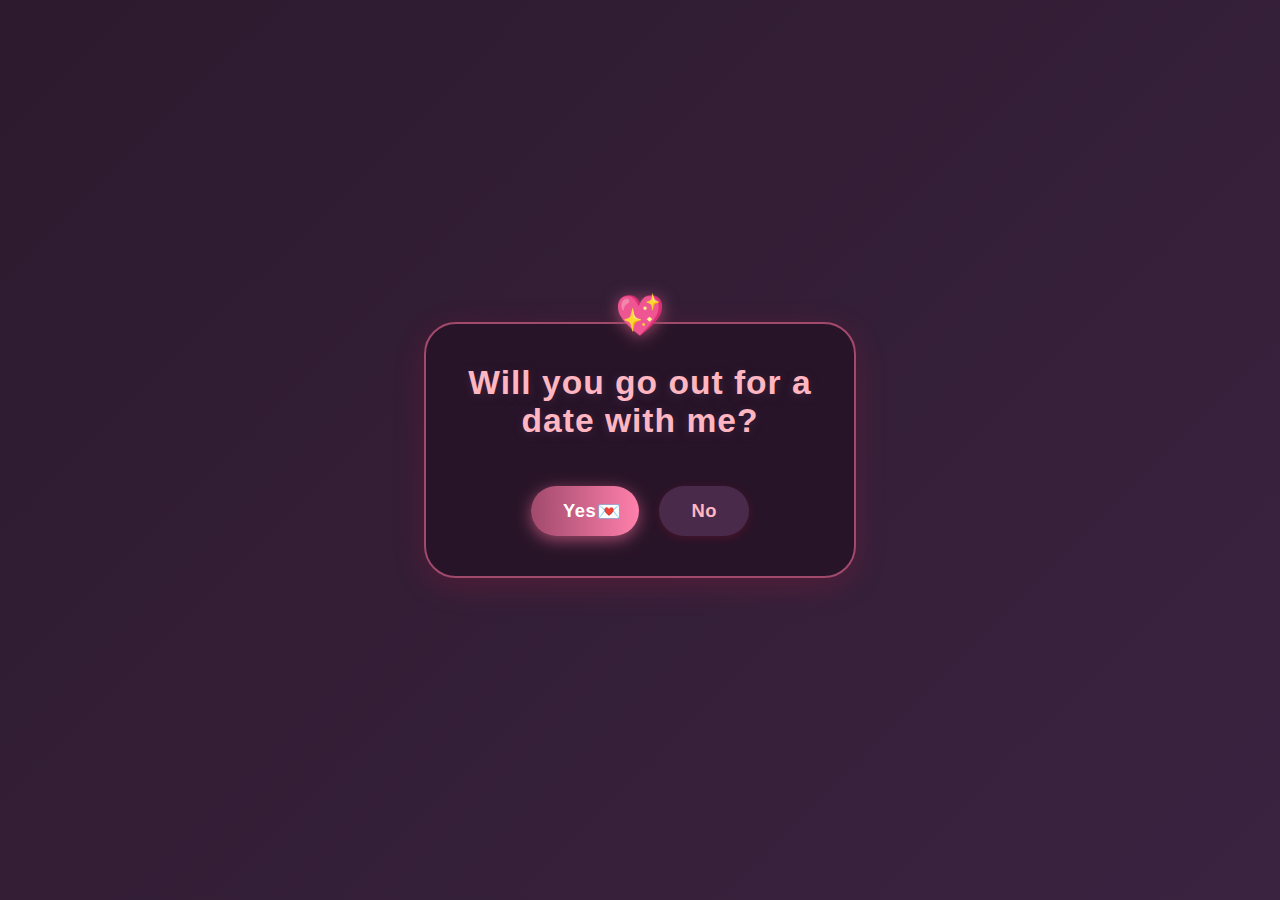
<file: index.html>
<!DOCTYPE html>
<html lang="en">
<head>
    <meta charset="UTF-8">
    <title>Date Invitation</title>
    <meta name="viewport" content="width=device-width, initial-scale=1.0">
    <link rel="stylesheet" href="style.css">
</head>
<body>
    <div class="container">
        <div class="question">Will you go out for a date with me?</div>
        <div class="buttons">
            <button class="btn yes" id="yesBtn">Yes  .</button>
            <button class="btn no" id="noBtn">No</button>
        </div>
    </div>
    <div id="partyOverlay" style="display:none"></div>
    

    <script src="script.js"></script>
</body>
</html>
</file>
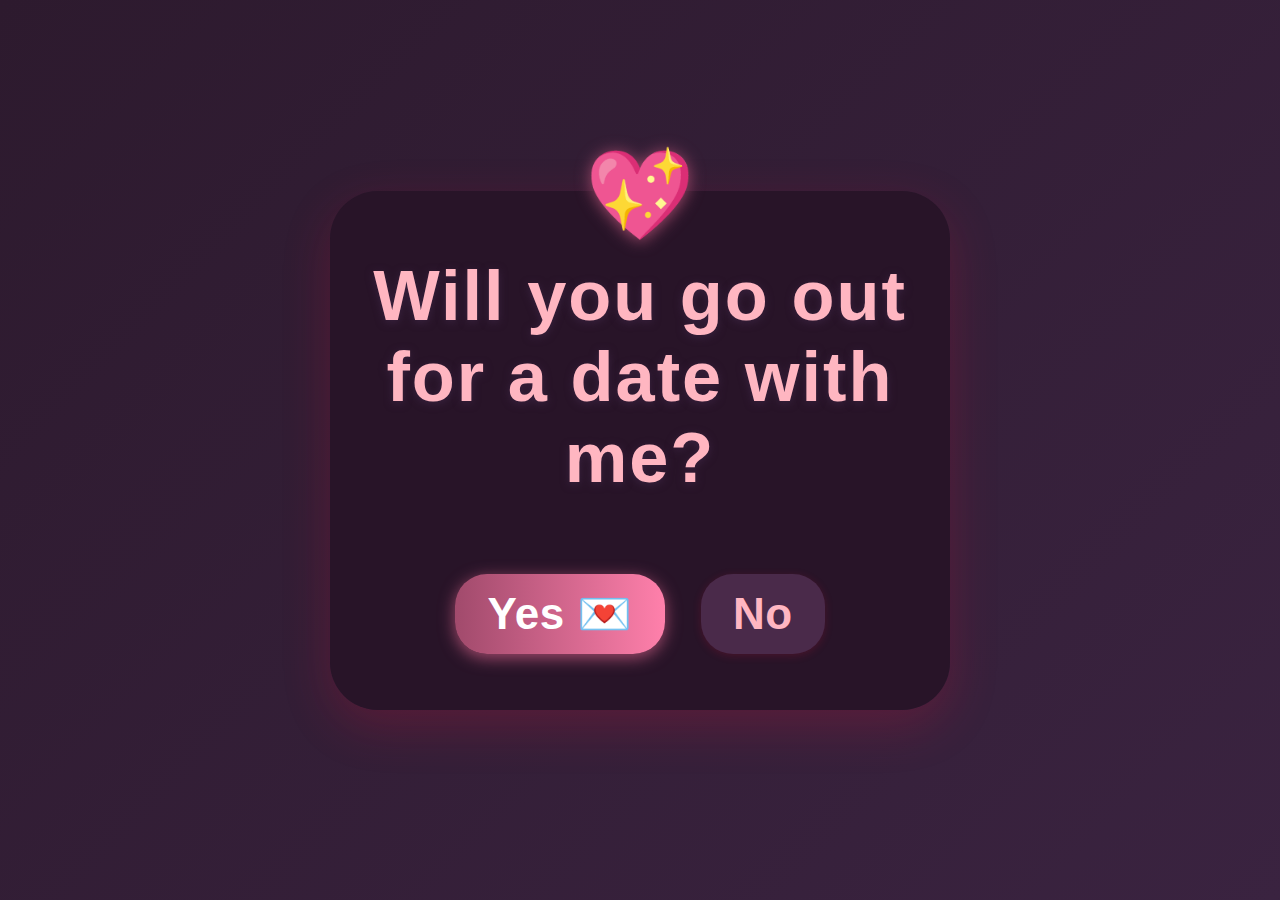
<file: archive/index.html>
<!DOCTYPE html>
<html lang="en">
<head>
    <meta charset="UTF-8">
    <title>Date Invitation</title>
    <meta name="viewport" content="width=device-width, initial-scale=1.0">
    <link rel="stylesheet" href="style.css">
</head>
<body>
    <div class="container">
        <div class="question">Will you go out for a date with me?</div>
        <div class="buttons">
            <button class="btn yes" id="yesBtn">Yes 💌</button>
            <button class="btn no" id="noBtn">No</button>
        </div>
    </div>
    <div id="partyOverlay" style="display:none"></div>
    <div id="customPopup" class="popup">
    <div class="popup-content">
        <p>Thank you for accepting! Can't wait for our date ❤️</p>
        <button id="closePopup">Close</button>
    </div>
</div>
    

    <script src="script.js"></script>
</body>
</html>
</file>
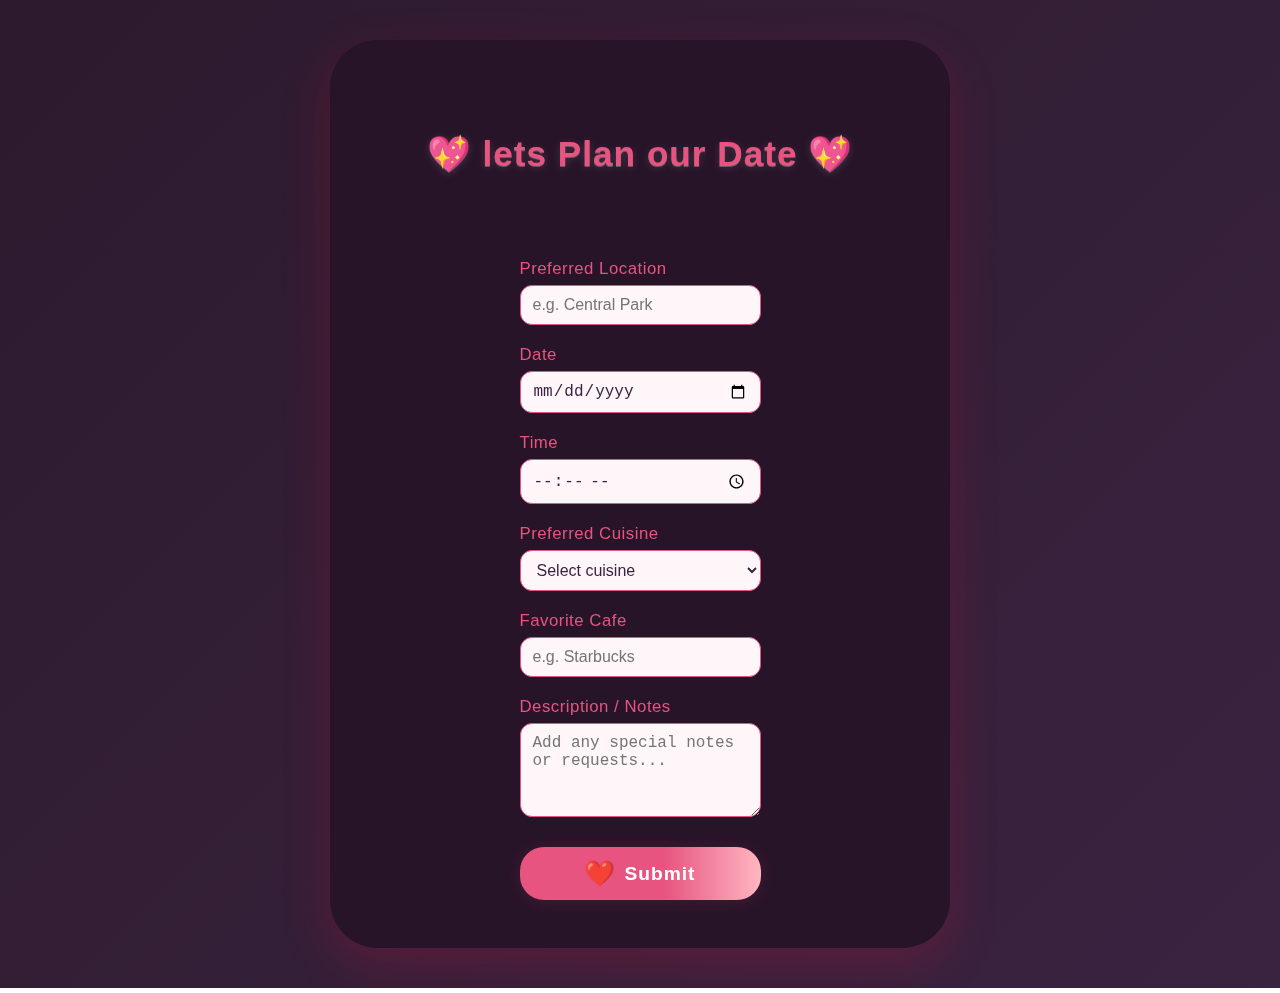
<file: archive/form.html>
<!DOCTYPE html>
<html lang="en">
<head>
    <meta charset="UTF-8">
    <title>Date Entry Form</title>
    <link rel="stylesheet" href="form.css"> <!-- Use your existing theme CSS -->
    <script defer src="form.js"></script>
</head>
<!-- ...existing code... -->
<body>
    <div class="form-container">
        <h2>💖 lets Plan our Date 💖</h2>
        <form id="dateForm" class="date-form">
            <label for="location">Preferred Location</label>
            <input type="text" id="location" name="location" placeholder="e.g. Central Park" required>

            <label for="date">Date</label>
            <input type="date" id="date" name="date" required>

            <label for="time">Time</label>
            <input type="time" id="time" name="time" required>

            <label for="cuisine">Preferred Cuisine</label>
            <select id="cuisine" name="cuisine" >
                <option value="any">Select cuisine</option>
                <option value="any">any</option>
                <option value="italian">Italian</option>
                <option value="japanese">Japanese</option>
                <option value="indian">Indian</option>
                <option value="mexican">Mexican</option>
                <option value="french">French</option>
                <option value="other">Other</option>
            </select>

            <label for="cafe">Favorite Cafe</label>
            <input type="text" id="cafe" name="cafe" placeholder="e.g. Starbucks">

            <label for="description">Description / Notes</label>
            <textarea id="description" name="description" rows="4" placeholder="Add any special notes or requests..."></textarea>

            <button type="submit"><span class="heart">❤️</span> Submit</button>
        </form>
    </div>
</body>
<!-- ...existing code... -->
</html>
</file>
<file: style.css>
/* Dark Theme Romantic & Mobile-Optimized Styles */
html, body {
    height: 100%;
    margin: 0;
    padding: 0;
    box-sizing: border-box;
}
body {
    min-height: 100vh;
    background: linear-gradient(135deg, #2d1a2e 0%, #3a2340 100%);
    display: flex;
    align-items: center;
    justify-content: center;
    font-family: 'Segoe UI', 'Dancing Script', cursive, Arial, sans-serif;
    overflow: hidden;
}
.container {
    background: rgba(40, 20, 40, 0.96);
    border-radius: 32px;
    box-shadow: 0 8px 32px rgba(220, 20, 60, 0.18);
    padding: 40px 24px 32px 24px;
    display: flex;
    flex-direction: column;
    align-items: center;
    gap: 28px;
    max-width: 95vw;
    width: 380px;
    margin: 16px;
    border: 2px solid #a14a6c;
    position: relative;
}
.container::before {
    content: "💖";
    font-size: 2.5rem;
    position: absolute;
    top: -32px;
    left: 50%;
    transform: translateX(-50%);
    filter: drop-shadow(0 2px 8px #a14a6c);
}
.question {
    font-size: 2.1rem;
    font-family: 'Dancing Script', cursive, 'Segoe UI', Arial, sans-serif;
    font-weight: 700;
    color: #ffb6c1;
    text-align: center;
    margin-bottom: 18px;
    text-shadow: 0 2px 8px #3a2340;
    letter-spacing: 1px;
}
.buttons {
    display: flex;
    gap: 20px;
    flex-wrap: wrap;
    justify-content: center;
    width: 100%;
}
.btn {
    font-size: 1.15rem;
    padding: 14px 32px;
    border: none;
    border-radius: 32px;
    background: #3a2340;
    color: #ffb6c1;
    font-weight: 600;
    cursor: pointer;
    transition: 
        background 0.2s,
        color 0.2s,
        transform 0.4s cubic-bezier(.4,2,.6,1),
        box-shadow 0.2s;
    box-shadow: 0 2px 8px rgba(220, 20, 60, 0.18);
    margin-bottom: 8px;
    letter-spacing: 0.5px;
}
.btn.yes {
    background: linear-gradient(90deg, #a14a6c 0%, #ff80ab 100%);
    color: #fff;
    box-shadow: 0 4px 16px #a14a6c;
    position: relative;
}
.btn.yes::after {
    content: "💌";
    position: absolute;
    right: 18px;
    top: 50%;
    transform: translateY(-50%);
    font-size: 1.2rem;
}
.btn.no {
    background: #4a2a4a;
    color: #ffb6c1;
}
.btn.no:hover {
    background: #a14a6c;
    color: #fff;
}
.btn.yes:active {
    background: #a14a6c;
}
.btn.no:active {
    background: #6d2a4a;
}
.party-overlay {
    position: fixed;
    inset: 0;
    background: rgba(80, 20, 40, 0.6);
    z-index: 1000;
    pointer-events: none;
    display: flex;
    align-items: center;
    justify-content: center;
    overflow: hidden;
    animation: fadeIn 0.5s;
}
@keyframes fadeIn {
    from { opacity: 0; }
    to { opacity: 1; }
}
.confetti {
    position: absolute;
    width: 16px;
    height: 16px;
    opacity: 0.9;
    border-radius: 50%;
    will-change: transform;
    pointer-events: none;
    background: radial-gradient(circle at 60% 40%, #a14a6c 60%, #ff80ab 100%);
    box-shadow: 0 2px 8px #a14a6c;
}


@media (max-width: 480px) {
    .container {
        padding: 32px 4vw 28px 4vw;
        width: 96vw;
        min-width: unset;
        border-radius: 20px;
    }
    .question {
        font-size: 1.8rem;
    }
    .btn {
        font-size: 1.15rem;
        padding: 16px 22px;
    }
    .buttons {
        gap: 16px;
    }
}
</file>
<file: archive/style.css>
/* Dark Theme Romantic & Mobile-Optimized Styles */
html, body {
    height: 100%;
    margin: 0;
    padding: 0;
    box-sizing: border-box;
    font-size: 22px;
}
body {
    min-height: 100vh;
    background: linear-gradient(135deg, #2d1a2e 0%, #3a2340 100%);
    display: flex;
    align-items: center;
    justify-content: center;
    font-family: 'Segoe UI', 'Dancing Script', cursive, Arial, sans-serif;
    overflow: hidden;
}
.container {
    background: rgba(40, 20, 40, 0.96);
    border-radius: 48px;
    box-shadow: 0 16px 48px rgba(220, 20, 60, 0.22);
    padding: 64px 40px 48px 40px;
    gap: 44px;
    max-width: 99vw;
    width: 540px;
    margin: 32px;
    border-width: 4px;
    display: flex;
    flex-direction: column;
    align-items: center;
    position: relative;
}
.container::before {
    content: "💖";
    font-size: 4rem;
    position: absolute;
    top: -48px;
    left: 50%;
    transform: translateX(-50%);
    filter: drop-shadow(0 2px 8px #a14a6c);
}
.question {
    font-size: 3.2rem;
    margin-bottom: 32px;
    letter-spacing: 2px;
    font-family: 'Dancing Script', cursive, 'Segoe UI', Arial, sans-serif;
    font-weight: 700;
    color: #ffb6c1;
    text-align: center;

    text-shadow: 0 2px 8px #3a2340;

}
.buttons {
    display: flex;
    gap: 36px;
    flex-wrap: wrap;
    justify-content: center;
    width: 100%;
}
.btn {
    font-size: 2rem;
    padding: 14px 32px;
    border: none;
    border-radius: 32px;
    background: #3a2340;
    color: #ffb6c1;
    font-weight: 600;
    cursor: pointer;
    transition: 
        background 0.2s,
        color 0.2s,
        transform 0.4s cubic-bezier(.4,2,.6,1),
        box-shadow 0.2s;
    box-shadow: 0 2px 8px rgba(220, 20, 60, 0.18);
    margin-bottom: 8px;
    letter-spacing: 0.5px;
}
.btn.yes {
    background: linear-gradient(90deg, #a14a6c 0%, #ff80ab 100%);
    color: #fff;
    box-shadow: 0 4px 16px #a14a6c;
    position: relative;
}
.btn.yes::after {
    /*content: "💌";*/
    position: absolute;
    right: 28px;
    top: 50%;
    transform: translateY(-50%);
    font-size: 2rem;
}
.btn.no {
    background: #4a2a4a;
    color: #ffb6c1;
}
.btn.no:hover {
    background: #a14a6c;
    color: #fff;
}
.btn.yes:active {
    background: #a14a6c;
}
.btn.no:active {
    background: #6d2a4a;
}
.party-overlay {
    position: fixed;
    inset: 0;
    background: rgba(80, 20, 40, 0.6);
    z-index: 1000;
    pointer-events: none;
    display: flex;
    align-items: center;
    justify-content: center;
    overflow: hidden;
    animation: fadeIn 0.5s;
}
@keyframes fadeIn {
    from { opacity: 0; }
    to { opacity: 1; }
}
.confetti {
    position: absolute;
    width: 28px;
    height: 28px;
    box-shadow: 0 4px 16px #a14a6c;
    opacity: 0.9;
    border-radius: 50%;
    will-change: transform;
    pointer-events: none;
    background: radial-gradient(circle at 60% 40%, #a14a6c 60%, #ff80ab 100%);
}


/* Mobile styles */
@media (max-width: 480px) {
    .container {
        padding: 48px 2vw 40px 2vw;
        width: 99vw;
        border-radius: 32px;
    }
    .question {
        font-size: 2.4rem;
    }
    .btn {
        font-size: 1.6rem;
        padding: 20px 32px;
    }
    .buttons {
        gap: 24px;
    }
    .container::before {
        font-size: 3rem;
        top: -36px;
    }
    .confetti {
        width: 20px;
        height: 20px;
    }
}

/* Dark themed custom popup */
.popup {
    display: none;
    position: fixed;
    z-index: 1000;
    left: 0;
    top: 0;
    width: 100%;
    height: 100%;
    backdrop-filter: blur(4px);
    background-color: rgba(0, 0, 0, 0.6);
}

.popup-content {
    background-color: #1a1a1a;
    color: #fff;
    border: 3px solid #00ffe1;
    border-radius: 15px;
    padding: 30px;
    max-width: 400px;
    margin: 100px auto;
    text-align: center;
    box-shadow: 0 0 20px #00ffe1;
    font-family: 'Segoe UI', sans-serif;
    animation: pop-in 0.3s ease-out;
}

.popup-content button {
    background-color: #00ffe1;
    color: #000;
    border: none;
    padding: 10px 20px;
    margin-top: 15px;
    border-radius: 8px;
    cursor: pointer;
    font-weight: bold;
    transition: 0.2s;
}

.popup-content button:hover {
    background-color: #00b8a9;
}

/* Animation */
@keyframes pop-in {
    from {
        transform: scale(0.8);
        opacity: 0;
    }
    to {
        transform: scale(1);
        opacity: 1;
    }
}
</file>
<file: archive/form.css>
body {
    min-height: 100vh;
    background: linear-gradient(135deg, #2d1a2e 0%, #3a2340 100%);
    display: flex;
    align-items: center;
    justify-content: center;
    font-family: 'Segoe UI', 'Dancing Script', cursive, Arial, sans-serif;
    overflow: hidden;
    /* Add floating hearts background */
    position: relative;
}

body::before {
    content: "";
    position: fixed;
    top: 0; left: 0; right: 0; bottom: 0;
    pointer-events: none;
    z-index: 0;
    background-image:
        url("data:image/svg+xml,%3Csvg width='60' height='60' viewBox='0 0 60 60' fill='none' xmlns='http://www.w3.org/2000/svg'%3E%3Ctext x='0' y='50' font-size='48'%3E%F0%9F%92%96%3C/text%3E%3C/svg%3E"),
        url("data:image/svg+xml,%3Csvg width='40' height='40' viewBox='0 0 40 40' fill='none' xmlns='http://www.w3.org/2000/svg'%3E%3Ctext x='0' y='32' font-size='32'%3E%F0%9F%92%95%3C/text%3E%3C/svg%3E");
    background-repeat: repeat;
    background-size: 120px 120px, 80px 80px;
    opacity: 0.09;
    animation: floatHearts 18s linear infinite;
}

@keyframes floatHearts {
    0% { background-position: 0 0, 60px 60px; }
    100% { background-position: 0 120px, 60px 180px; }
}

.form-container {
    background: rgba(40, 20, 40, 0.96);
    border-radius: 48px;
    box-shadow: 0 16px 48px rgba(220, 20, 60, 0.22);
    padding: 64px 40px 48px 40px;
    gap: 44px;
    max-width: 99vw;
    width: 540px;
    margin: 32px;
    border-width: 4px;
    display: flex;
    flex-direction: column;
    align-items: center;
    position: relative;
    z-index: 1;
}

h2 {
    text-align: center;
    color: #e75480;
    margin-bottom: 24px;
    font-weight: 700;
    font-family: 'Dancing Script', cursive, 'Segoe UI', Arial, sans-serif;
    font-size: 2.2rem;
    letter-spacing: 1px;
    text-shadow: 0 2px 8px #fff2, 0 1px 0 #fff4;
}

form label {
    display: block;
    margin-top: 16px;
    margin-bottom: 6px;
    color: #e75480;
    font-size: 1.05rem;
    font-weight: 500;
    letter-spacing: 0.5px;
}

form input[type="text"],
form input[type="date"],
form input[type="time"],
form select,
form textarea {
    width: 100%;
    padding: 10px 12px;
    border: 1px solid #e75480;
    border-radius: 12px;
    font-size: 1rem;
    background: #fff6fa;
    margin-bottom: 4px;
    transition: border 0.2s, box-shadow 0.2s;
    box-sizing: border-box;
    color: #3a2340;
}

form input:focus,
form select:focus,
form textarea:focus {
    border-color: #ffb6c1;
    outline: none;
    background: #fff;
    box-shadow: 0 0 0 2px #ffb6c155;
}

form textarea {
    resize: vertical;
    min-height: 60px;
    max-height: 180px;
}

button[type="submit"] {
    width: 100%;
    margin-top: 22px;
    padding: 12px 0;
    background: linear-gradient(90deg, #e75480 60%, #ffb6c1 100%);
    color: #fff;
    border: none;
    border-radius: 24px;
    font-size: 1.2rem;
    font-weight: 700;
    cursor: pointer;
    transition: background 0.2s, transform 0.2s;
    box-shadow: 0 2px 16px rgba(231, 84, 128, 0.13);
    position: relative;
    display: flex;
    align-items: center;
    justify-content: center;
    gap: 8px;
    letter-spacing: 1px;
}

button[type="submit"]:hover,
button[type="submit"]:focus {
    background: linear-gradient(90deg, #ffb6c1 60%, #e75480 100%);
    transform: scale(1.03);
}

button .heart {
    animation: heartbeat 1.2s infinite;
    display: inline-block;
    font-size: 1.3em;
}



@keyframes heartbeat {
    0%, 100% { transform: scale(1); }
    10%, 30% { transform: scale(1.18); }
    20%, 40% { transform: scale(0.95); }
    50% { transform: scale(1.12); }
    60% { transform: scale(1); }
}


@media (max-width: 1200px) {
    html, body {
        width: 100vw;
        min-height: 100vh;
        margin: 0;
        padding: 0;
        overflow-x: hidden;
    }

    .form-container {
        width: 100vw;
        max-width: 100vw;
        min-height: 90vh;
        margin: 10%;
        margin-top: 200px;
        padding: 24px 0;
        border-radius: 30;
        box-sizing: border-box;
        justify-content: start;
    }

    h2 {
        margin-top: 50px;
        font-size: 4rem;
        margin: 0 16px 16px 16px;
        text-align: center;
    }

    form {
        display: flex;
        flex-direction: column;
        justify-content: space-evenly;
        width: 80%;
        padding: 0 16px;
        box-sizing: border-box;
        padding-top: 50px;
    }

    form label {
        font-size: 2rem;
        margin-top: 12px;
        margin-bottom: 6px;
    }

    form input[type="text"],
    form input[type="date"],
    form input[type="time"],
    form select,
    form textarea {
        font-size: 2rem;
        padding: 14px 16px;
        border-radius: 16px;
        width: 100%;
    }

    form textarea {
        min-height: 80px;
    }

    button[type="submit"] {
        padding: 16px 0;
        font-size: 1.4rem;
        border-radius: 28px;
        width: 100%;
        margin-top: 24px;
    }

    button .heart {
        font-size: 1.5em;
    }
}
</file>
